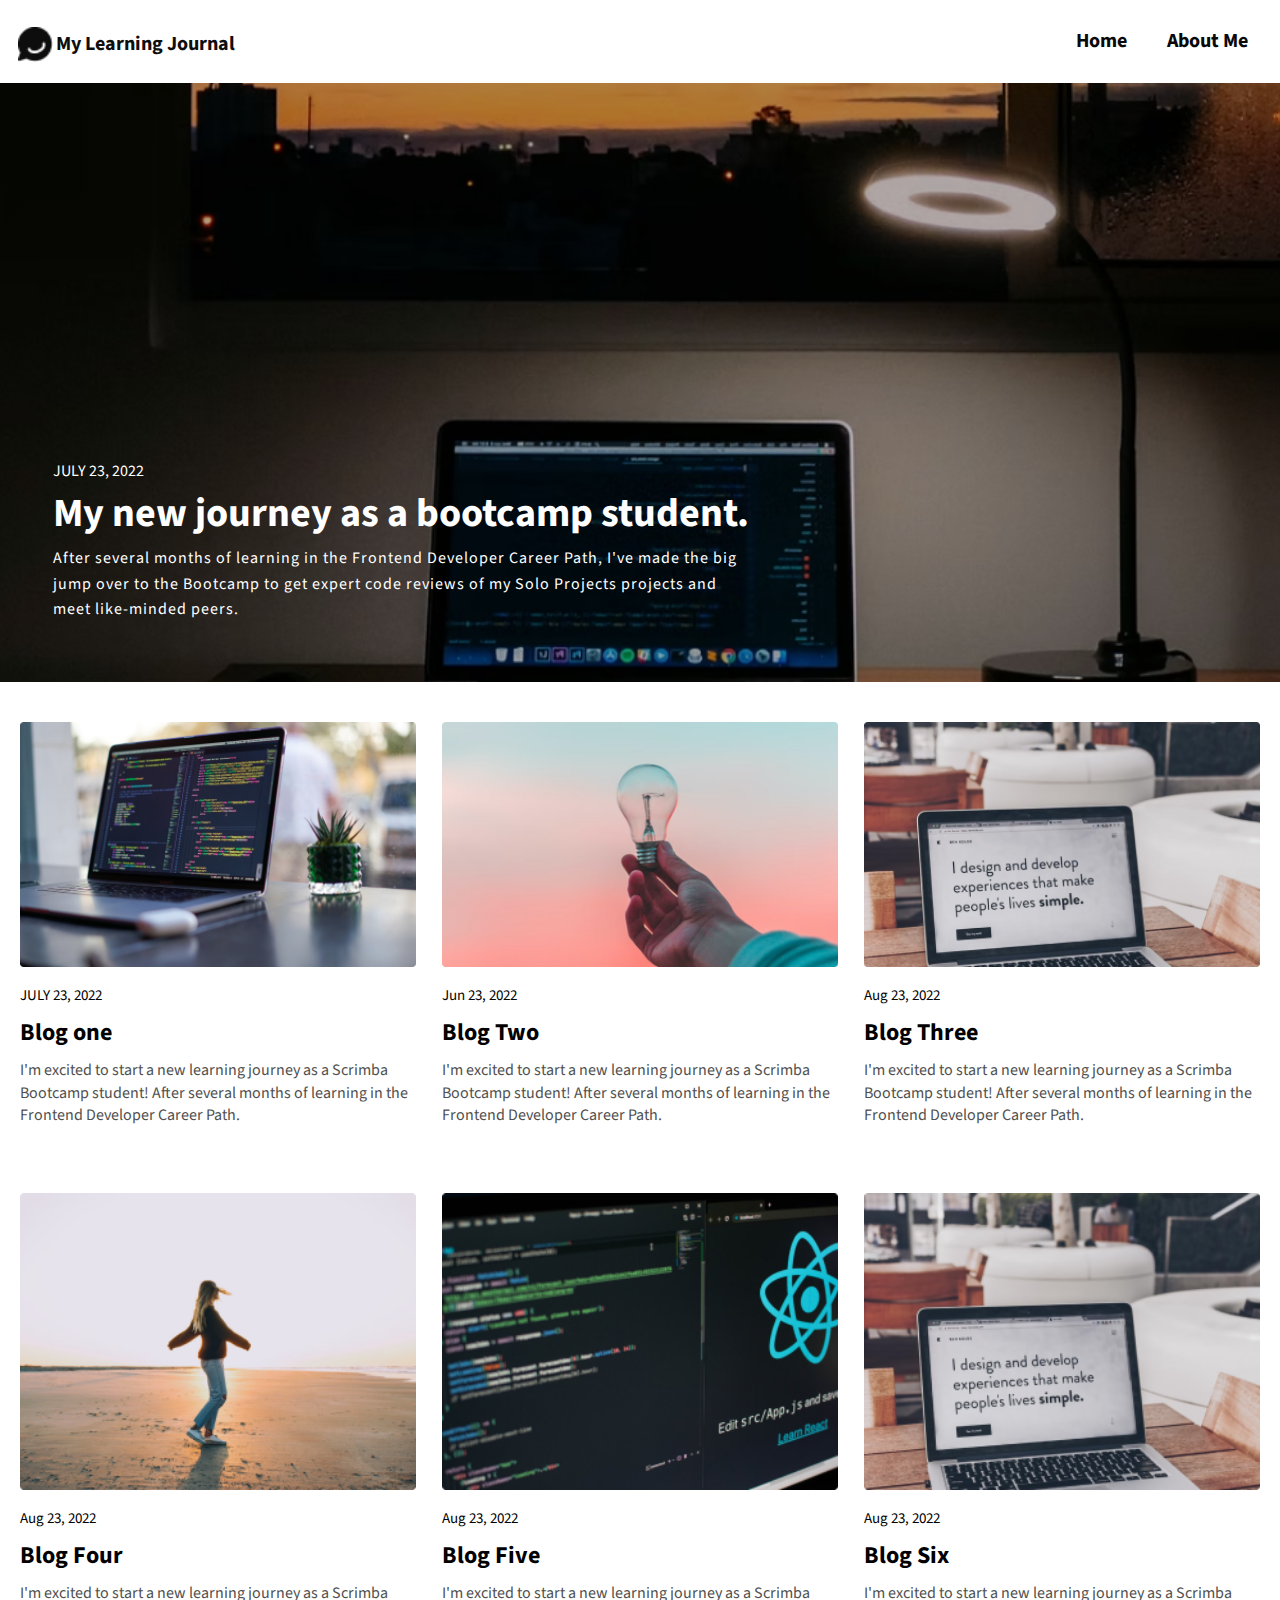
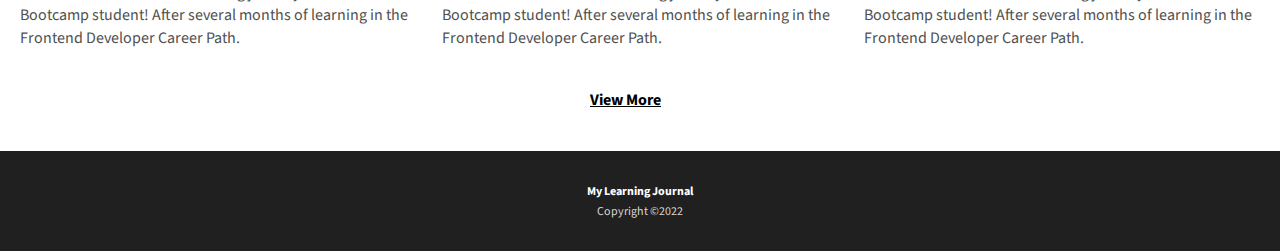
<file: index.html>
<!DOCTYPE html>
<html lang="en">
  <head>
    <meta charset="UTF-8" />
    <meta name="viewport" content="width=device-width, initial-scale=1.0" />
    <link rel="stylesheet" href="./style.css" />
    <link rel="preconnect" href="https://fonts.googleapis.com" />
    <link rel="preconnect" href="https://fonts.gstatic.com" crossorigin />
    <link
      href="https://fonts.googleapis.com/css2?family=Source+Sans+3:ital,wght@0,200..900;1,200..900&display=swap"
      rel="stylesheet"
    />
   
    <title>Learning Journal</title>
  </head>
  <body>
    <header>
      <nav>
        <a class="journal" href="./blog.html">
          <img class="logo" src="./img/logo.png" alt="icon" /> My Learning
          Journal
        </a>
        <img class="menu" src="./img/menu.svg" alt="" />
        <div class="menu-bar hidden">
          <p class="close-menu">x</p>
          <ul class="page-links">
            <li><a href="#">Home</a></li>
            <li><a href="./about.html">About Me</a></li>
          </ul>
        </div>
      </nav>
      <div class="info">
        <p class="sub-heading">JULY 23, 2022</p>
        <h1 class="heading-primary">My new journey as a bootcamp student.</h1>
        <p class="heading-text">
          After several months of learning in the Frontend Developer Career
          Path, I've made the big jump over to the Bootcamp to get expert code
          reviews of my Solo Projects projects and meet like-minded peers.
        </p>
      </div>
    </header>
    <section class="main">
      <div class="blog-container"></div>
    </section>
    <p class="view-more">View More</p>
    <p class="view-Less hidden">View Less</p>
    <footer>
      <p>My Learning Journal <span>Copyright ©2022</span></p>
    </footer>
    <script src="./app.js"></script>
  </body>
</html>
</file>
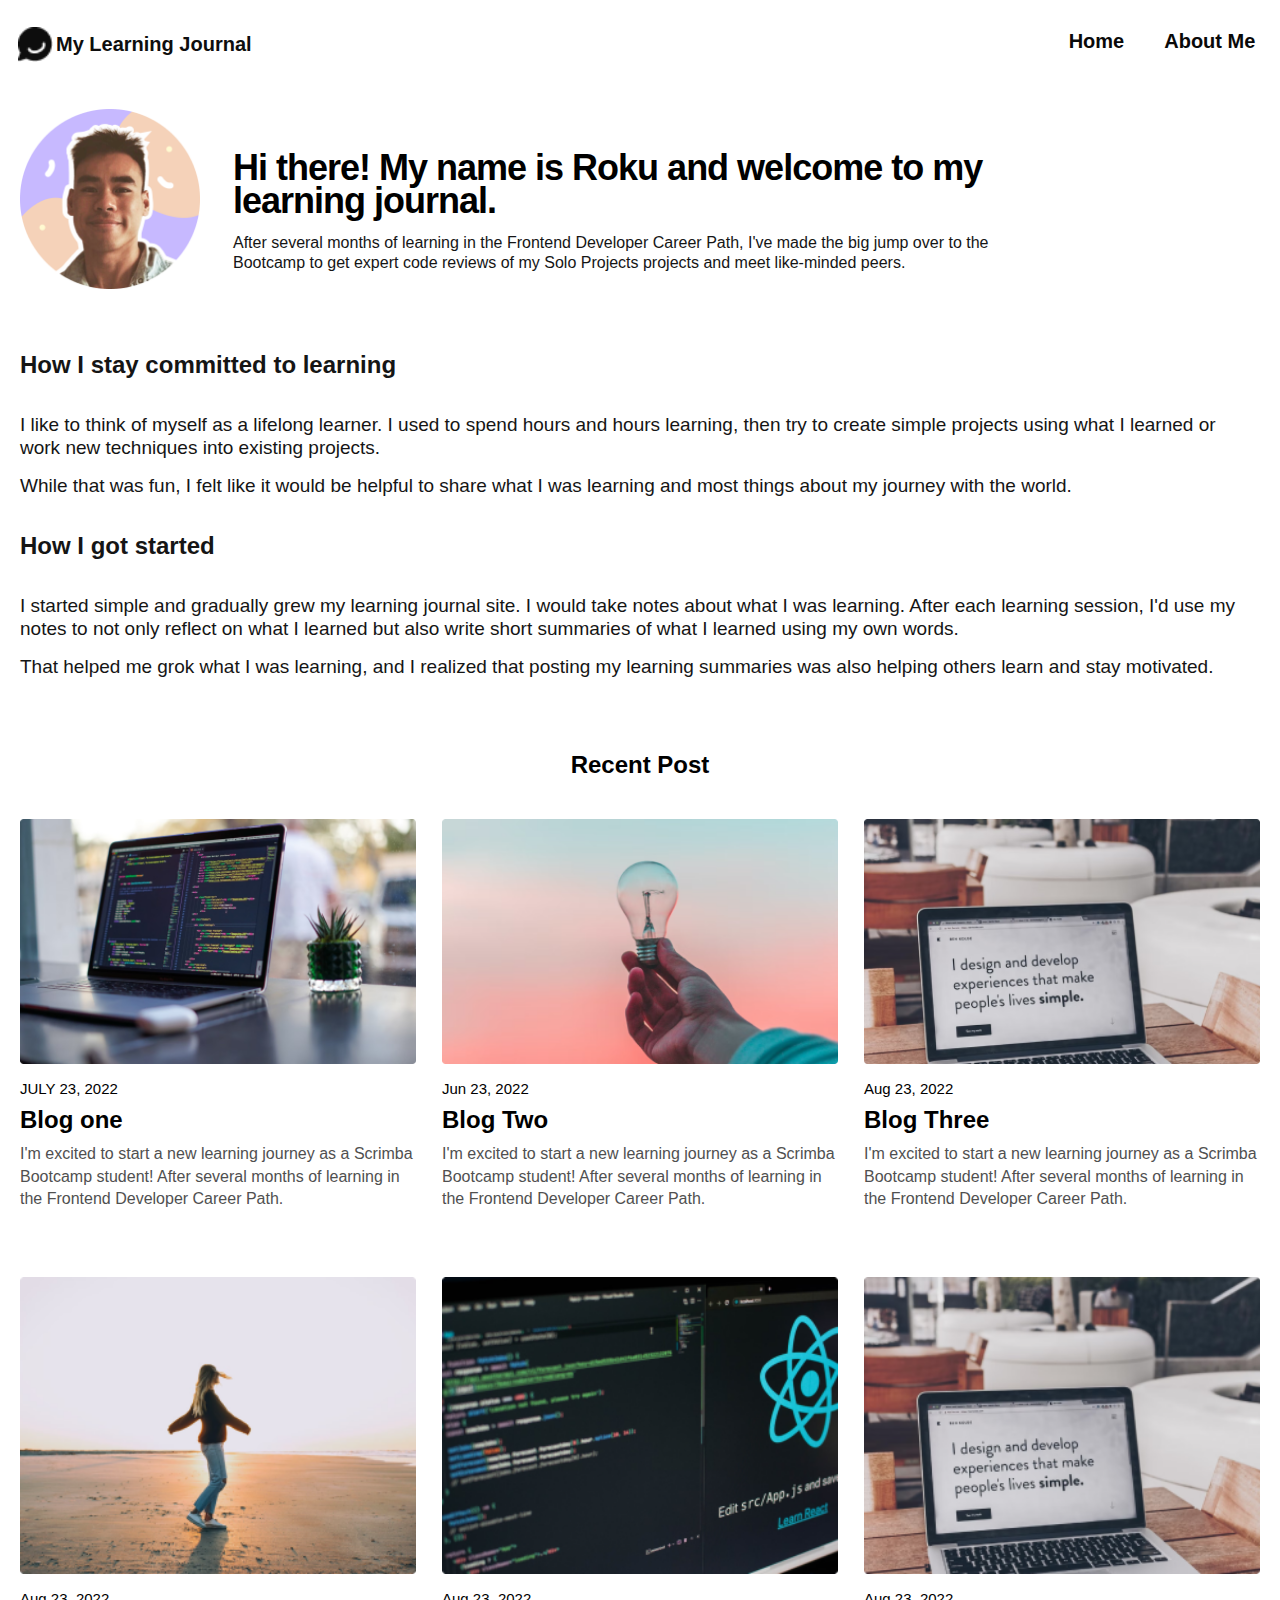
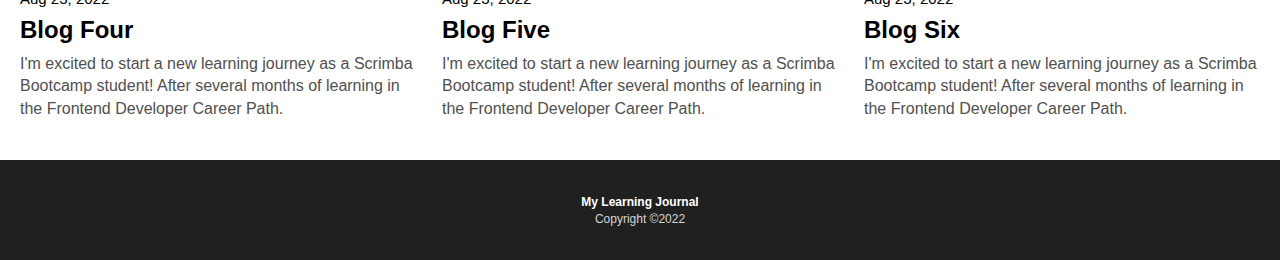
<file: about.html>
<!DOCTYPE html>
<html lang="en">
  <head>
    <meta charset="UTF-8" />
    <meta name="viewport" content="width=device-width, initial-scale=1.0" />
    <link rel="stylesheet" href="./style.css" />
    <title>About</title>
    <style>
      .recent-post-heading {
        text-align: center;
        margin-top: 7.2rem;
      }
      @media (min-width: 550px) {
        .about-me {
          display: flex;
          align-items: center;
          gap: 3.3rem;
        }
        .about-me h1 {
          max-width: 76rem;
          font-size: 3.6rem;
        }
        .about-me p {
          font-size: 1.6rem;
          max-width: 76rem;
          color: #151515;
        }
      }
    </style>
  </head>
  <body>
    <nav>
      <a class="journal" href="./blog.html">
        <img class="logo" src="./img/logo.png" alt="icon" /> My Learning Journal
      </a>
      <img class="menu" src="./img/menu.svg" alt="" />
      <div class="menu-bar hidden">
        <p class="close-menu">x</p>
        <ul class="page-links">
          <li><a href="index.html">Home</a></li>
          <li><a href="./about.html">About Me</a></li>
        </ul>
      </div>
    </nav>
    <div class="about-me">
      <img src="./img/me.png" alt="" />
      <div>
        <h1>Hi there! My name is Roku and welcome to my learning journal.</h1>
        <p>
          After several months of learning in the Frontend Developer Career
          Path, I've made the big jump over to the Bootcamp to get expert code
          reviews of my Solo Projects projects and meet like-minded peers.
        </p>
      </div>
    </div>
    <section class="recent-posts">
      <div class="posts-container">
        <h2>How I stay committed to learning</h2>
        <p>
          I like to think of myself as a lifelong learner. I used to spend hours
          and hours learning, then try to create simple projects using what I
          learned or work new techniques into existing projects.
        </p>
        <p>
          While that was fun, I felt like it would be helpful to share what I
          was learning and most things about my journey with the world.
        </p>
        <h2>How I got started</h2>
        <p>
          I started simple and gradually grew my learning journal site. I would
          take notes about what I was learning. After each learning session, I'd
          use my notes to not only reflect on what I learned but also write
          short summaries of what I learned using my own words.
        </p>
        <p>
          That helped me grok what I was learning, and I realized that posting
          my learning summaries was also helping others learn and stay
          motivated.
        </p>
      </div>
    </section>
    <section class="main">
      <p class="recent-post-heading">Recent Post</p>
      <div class="blog-container"></div>
    </section>
    <footer>
      <p>My Learning Journal <span>Copyright ©2022</span></p>
    </footer>
    <script src="./app.js" type="module"></script>
  </body>
</html>
</file>
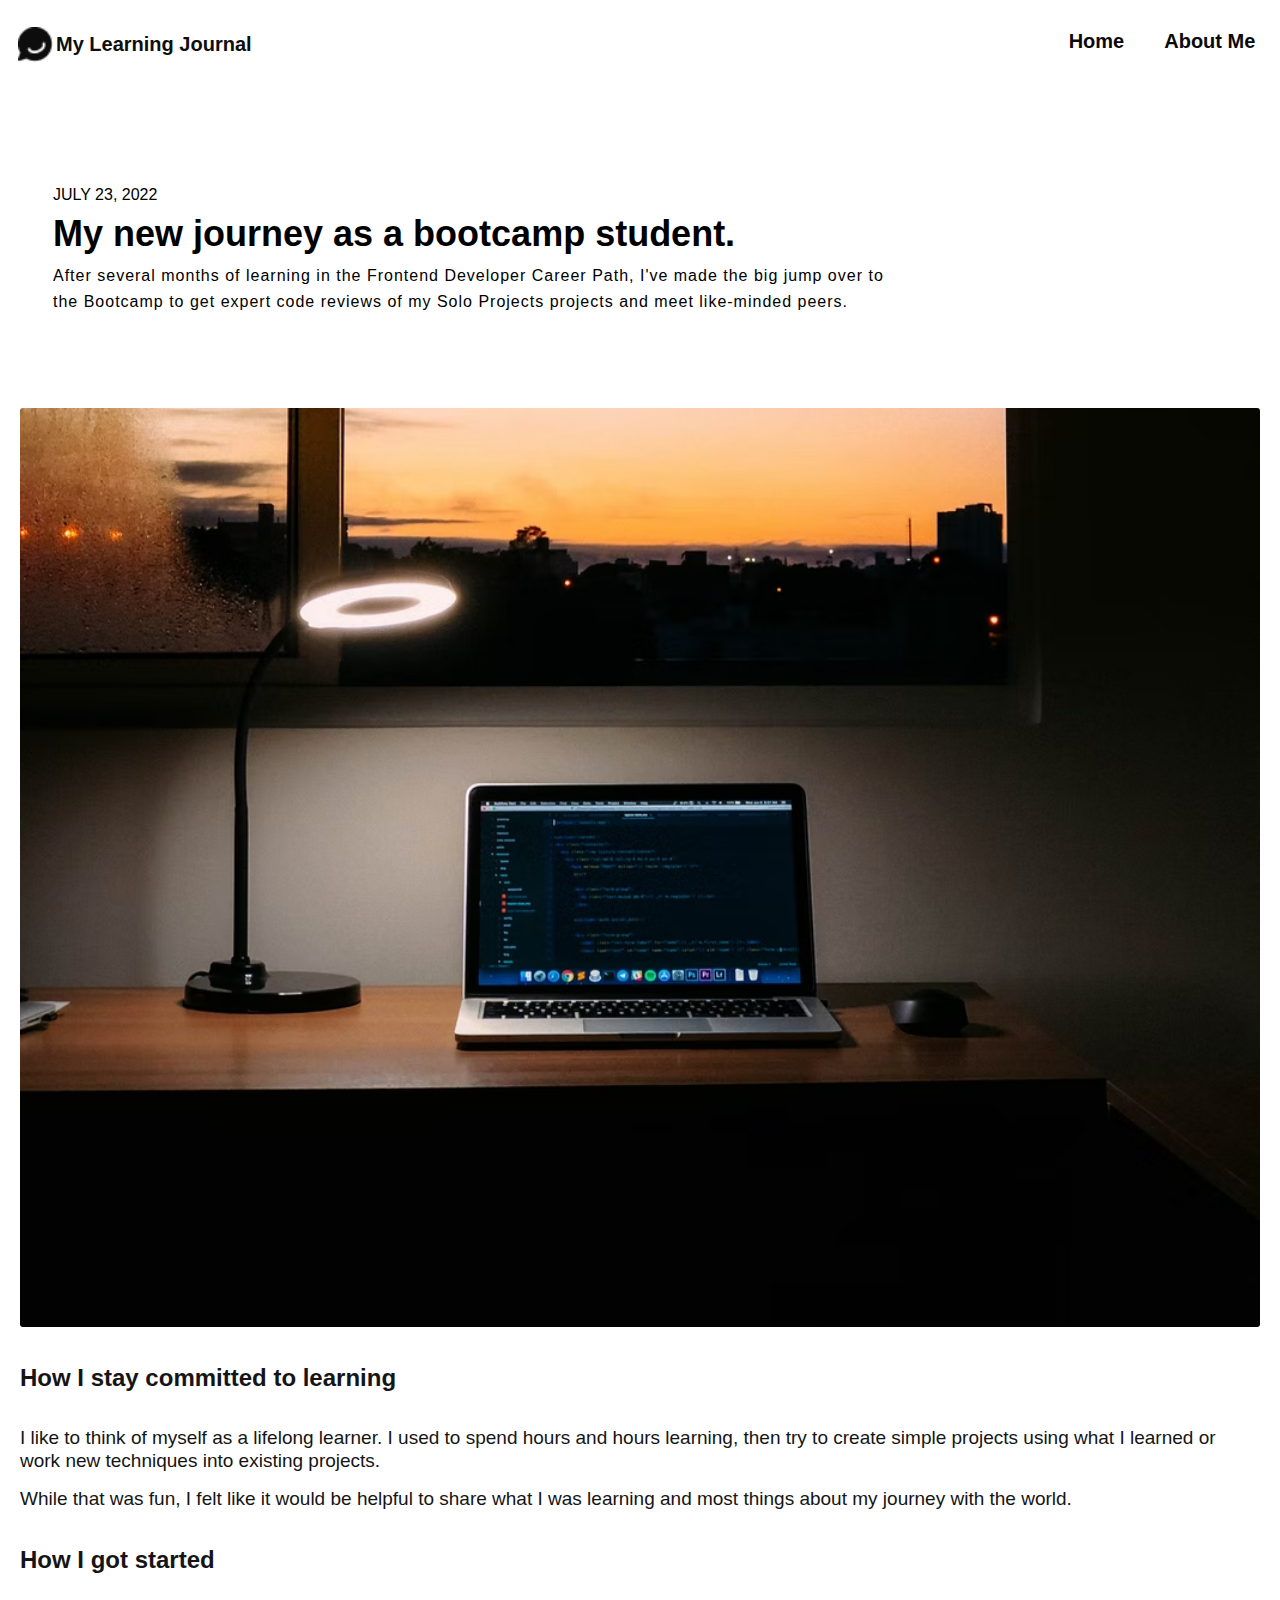
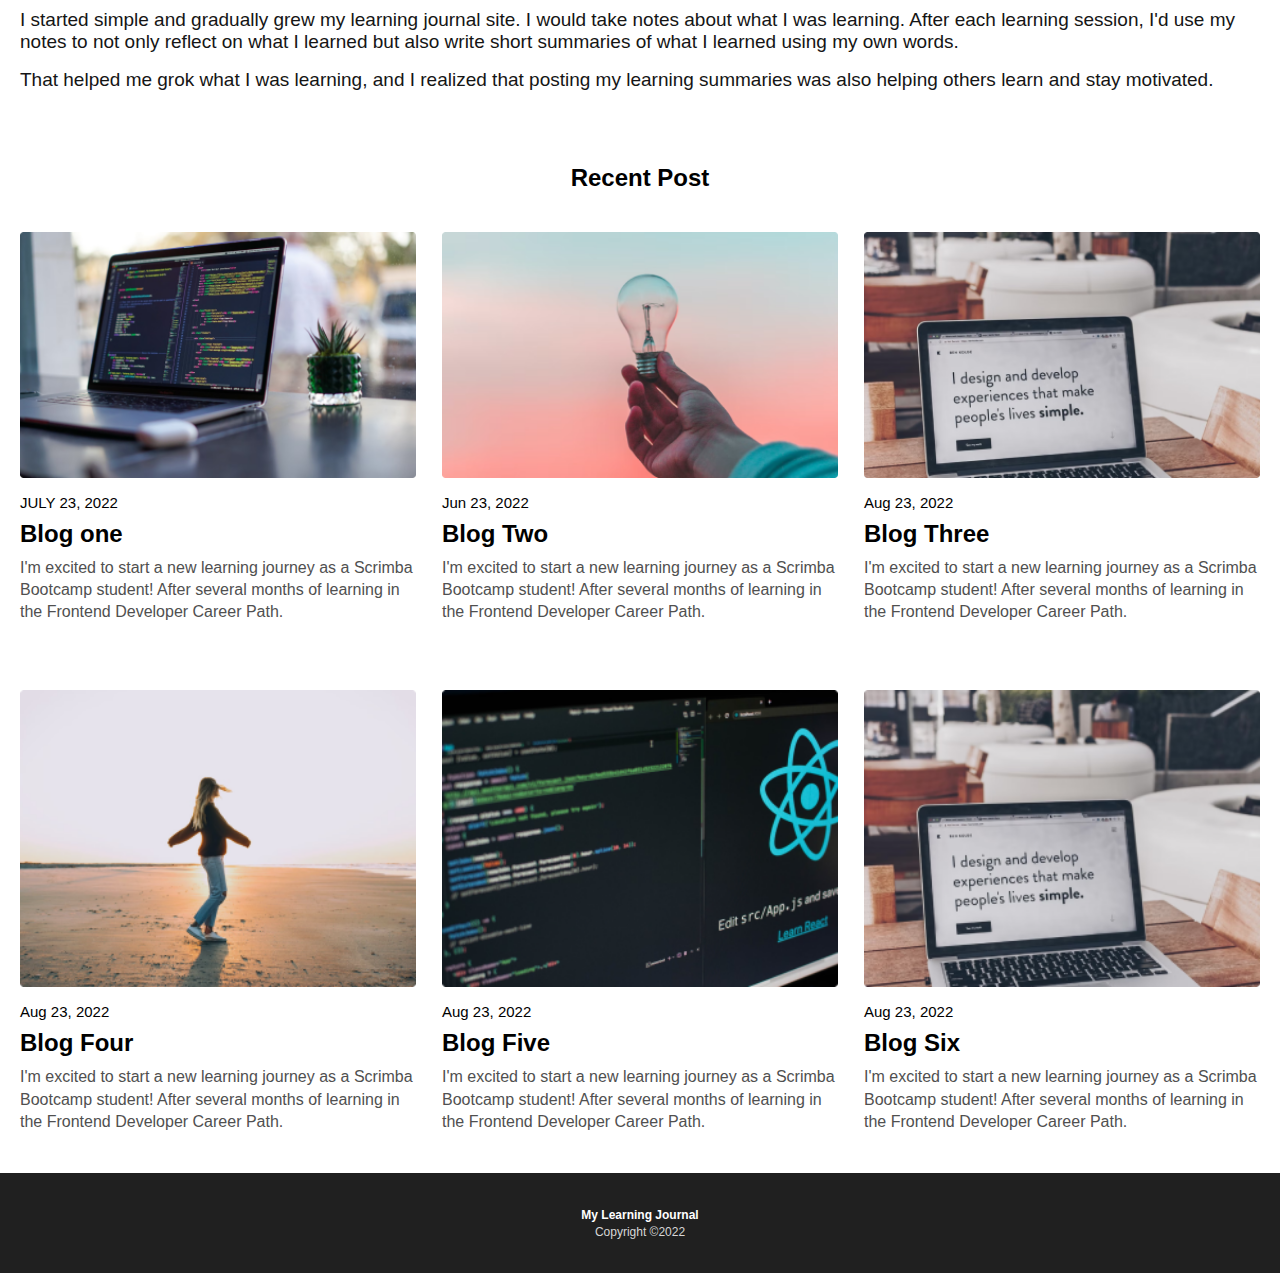
<file: blog.html>
<!DOCTYPE html>
<html lang="en">
  <head>
    <meta charset="UTF-8" />
    <meta name="viewport" content="width=device-width, initial-scale=1.0" />
    <link rel="stylesheet" href="./style.css" />
    <title>Blog Posts</title>
    <style>
      header {
        background: none;
      }
      .info {
        color: black;
        max-width: 440px;
      }
      .sub-heading {
        margin-top: 3.2rem;
      }
      .recent-post-heading {
        text-align: center;
      }
      @media (min-width: 550px) {
        .info {
          padding-top: 7.1rem;
        }
        .heading-primary {
          width: 800px;
          font-size: 3.6rem;
        }
        .heading-text {
          width: 84rem;
        }
        .posts-container img {
          height: 100%;
        }

        .posts-container h2 {
          font-size: 2.4rem;
        }
        .posts-container p {
          font-size: 1.9rem;
        }
        .recent-post-heading {
          text-align: center;
          margin-top: 7.2rem;
        }
      }
    </style>
  </head>
  <body>
    <nav>
      <a class="journal" href="./blog.html">
        <img class="logo" src="./img/logo.png" alt="icon" /> My Learning Journal
      </a>
      <img class="menu" src="./img/menu.svg" alt="" />
      <div class="menu-bar hidden">
        <p class="close-menu">x</p>
        <ul class="page-links">
          <li><a href="index.html">Home</a></li>
          <li><a href="./about.html">About Me</a></li>
        </ul>
      </div>
    </nav>
    <div class="info">
      <p class="sub-heading">JULY 23, 2022</p>
      <h1 class="heading-primary">My new journey as a bootcamp student.</h1>
      <p class="heading-text">
        After several months of learning in the Frontend Developer Career Path,
        I've made the big jump over to the Bootcamp to get expert code reviews
        of my Solo Projects projects and meet like-minded peers.
      </p>
    </div>

    <section class="recent-posts">
      <div class="posts-container">
        <img src="./img/header-img.png" alt="" />
        <h2>How I stay committed to learning</h2>
        <p>
          I like to think of myself as a lifelong learner. I used to spend hours
          and hours learning, then try to create simple projects using what I
          learned or work new techniques into existing projects.
        </p>
        <p>
          While that was fun, I felt like it would be helpful to share what I
          was learning and most things about my journey with the world.
        </p>
        <h2>How I got started</h2>
        <p>
          I started simple and gradually grew my learning journal site. I would
          take notes about what I was learning. After each learning session, I'd
          use my notes to not only reflect on what I learned but also write
          short summaries of what I learned using my own words.
        </p>
        <p>
          That helped me grok what I was learning, and I realized that posting
          my learning summaries was also helping others learn and stay
          motivated.
        </p>
      </div>
    </section>
    <p class="recent-post-heading">Recent Post</p>
    <div class="blog-container"></div>
    <footer>
      <p>My Learning Journal <span>Copyright ©2022</span></p>
    </footer>
    <script src="./app.js"></script>
  </body>
</html>
</file>
<file: style.css>
html {
  font-size: 10px;
}
* {
  margin: 0;
  padding: 0;
  box-sizing: border-box;
}
body {
  font-family: "Source Sans 3", sans-serif;

}

/* Nav and Header Secion */

header {
  background-image: url(./img/1.png);
  background-position: bottom;
  background-size: cover;
  background-repeat: no-repeat;
}

nav {
  display: flex;
  justify-content: space-between;
  padding: 2rem 1.8rem;
  background-color: #fff;
  position: relative;
  height: 8.3rem;
}
nav .logo {
  width: 2.4rem;
}

nav .menu {
  width: 3rem;
  cursor: pointer;
}

nav .menu-bar {
  position: absolute;
  height: 100vh;
  width: 50vw;
  background-color: rgb(0, 0, 0);
  top: 0;
  right: 0;
}
.close-menu {
  font-size: 3.5rem;
  font-weight: 700;
  color: #fff;
  cursor: pointer;

  padding: 2rem;
}
.page-links {
  margin-top: 4.2rem;
  display: flex;
  list-style: none;
  flex-direction: column;
  justify-content: center;
  gap: 20px;
  background-color: black;
}

.page-links li a {
  display: block;
  text-decoration: none;
  font-size: 1.4rem;
  color: #fff;
  background-color: #1a1818;
  padding: 2rem;
}
.page-links li a:hover {
  background-color: #2b2828;
  cursor: pointer;
}
.hidden {
  display: none;
}
.close-menu {
  display: inline;
}
nav .journal {
  display: flex;
  font-weight: 700;
  font-size: 1.6rem;
  align-items: center;
  gap: 3px;
  text-decoration: none;
  color: #0e0e0e;
}

.info {
  display: flex;
  flex-direction: column;
  gap: 8px;
  color: #fff;
  padding: 0 2rem;
}
.sub-heading {
  font-size: 12px;
  margin-top: 9rem;
}
.heading-primary {
  font-size: 3.2rem;
  font-weight: 700;
  line-height: 1.2;
}
.heading-text {
  font-size: 1.6rem;
  line-height: 1.6;
  margin-bottom: 2.5rem;
}

/* Blog Section */

.blog-container {
  display: flex;
  flex-direction: column;
  margin: 4rem 2rem 0 2rem;
}
.blog-container img {
  width: 100%;
  border-radius: 3px;
  margin-bottom: 1.4rem;
}
.blog-date {
  font-size: 1.4rem;
  margin-bottom: 0.9rem;
}
.blog-title {
  font-size: 2.4rem;
  font-weight: 700;
  margin-bottom: 0.9rem;
}
.blog-text {
  font-size: 1.6rem;
  color: #505050;
  line-height: 1.4;
  margin-bottom: 4rem;
}

.view-more {
  font-size: 1.6rem;
  font-weight: 700;
  cursor: pointer;
  width: 10rem;
  margin: 0 auto 4rem;
  text-decoration: underline;
}
.view-Less {
  font-size: 1.6rem;
  font-weight: 700;
  cursor: pointer;
  width: 10rem;
  margin: 0 auto 4rem;
  text-decoration: underline;
}
/* Footer */

footer {
  color: #fff;
  height: 10rem;
  width: 100%;
  background-color: #202020;

  display: flex;
  align-items: center;
  justify-content: center;
}
footer p {
  font-size: 1.2rem;
  font-weight: 700;
}
footer p span {
  display: block;
  text-align: center;
  font-weight: 400;
  color: #d7d7d7;
  margin-top: 3px;
}

/* Blog Page */

.recent-posts {
  margin: 3.5rem 2rem;
}
.recent-posts img {
  height: 19rem;
  width: 100%;
  object-fit: cover;
  border-radius: 3px;
  /* object-position: 50% 50%; */
}
.posts-container h2 {
  font-size: 1.6rem;
  font-weight: 700;
  color: #151515;
  margin: 3.5rem 0;
}
.posts-container p {
  font-weight: 1.6rem;
  color: #151515;
  font-size: 1.6rem;
  margin: 1.5rem 0;
  line-height: 1.2;
}

/* Resent Posts */

.recent-post-heading {
  font-size: 1.6rem;
  font-weight: 700;
  margin-bottom: 2.7rem;
  margin-left: auto;
  margin-right: auto;
}

/* About page */

.about-me {
  margin-top: 2.6rem;
  padding: 0 2rem;
}
.about-me img {
  width: 18rem;
  margin-bottom: 2.7rem;
}
.about-me div {
  padding-right: 7rem;
}
.about-me h1 {
  font-size: 3.5rem;
  font-weight: 700;
  line-height: 0.9;
  letter-spacing: -1px;
  margin-bottom: 1.6rem;
}
.about-me p {
  font-size: 1.6rem;
  color: #151515;
  line-height: 20px;
}

@media (min-width: 550px) {

  header {
    background-image: url(./img/blog-image-hero.png);
    background-size: cover;
    background-position: center;
  }
  
  nav .journal {
    font-size: 2rem;
    padding: 2.4rem 0;
  }
  nav .journal img {
    width: 3.5rem;
  }
  nav .menu {
    display: none;
  }
  nav .menu-bar {
    display: flex;
    justify-content: center;
    align-items: center;
    width: 20rem;
    height: 0rem;
    position: relative;
  }
  nav .menu-bar .close-menu {
    display: none;
  }
  nav .menu-bar .page-links {
    background-color: #fff;
    flex-direction: row;
    align-items: center;
    gap: 4rem;
  }
  nav .menu-bar ul li a {
    font-size: 2rem;
    font-weight: 700;
    background-color: #fff;
    color: #090909;
    padding: 0;
  }
  nav .menu-bar ul li a:hover {
    background-color: white;
  }
  .info {
    padding: 28.7rem 5.3rem 0;
  }
  .sub-heading {
    font-size: 1.6rem;
  }
  .heading-primary {
    font-size: 4rem;
    font-weight: 700;
    width: 100%;
  }
  .heading-text {
    font-size: 1.6rem;
    width: 70rem;
    letter-spacing: 1px;
    margin-bottom: 5.9rem;
  }
  /* 
  
  */
  .blog-container {
    display: grid;
    grid-template-columns: 1fr 1fr 1fr;
    gap: 2.6rem;
  }
  .blog-date {
    font-size: 1.5rem;
  }
  .blog-text {
    font-size: 1.6rem;
  }
  .posts-container h2 {
    font-size: 2.4rem;
  }
  .posts-container p {
    font-size: 1.9rem;
  }
  .recent-post-heading {
    text-align: center;
    font-size: 2.4rem;
    margin-top: 7.2rem;
  }
}
</file>
